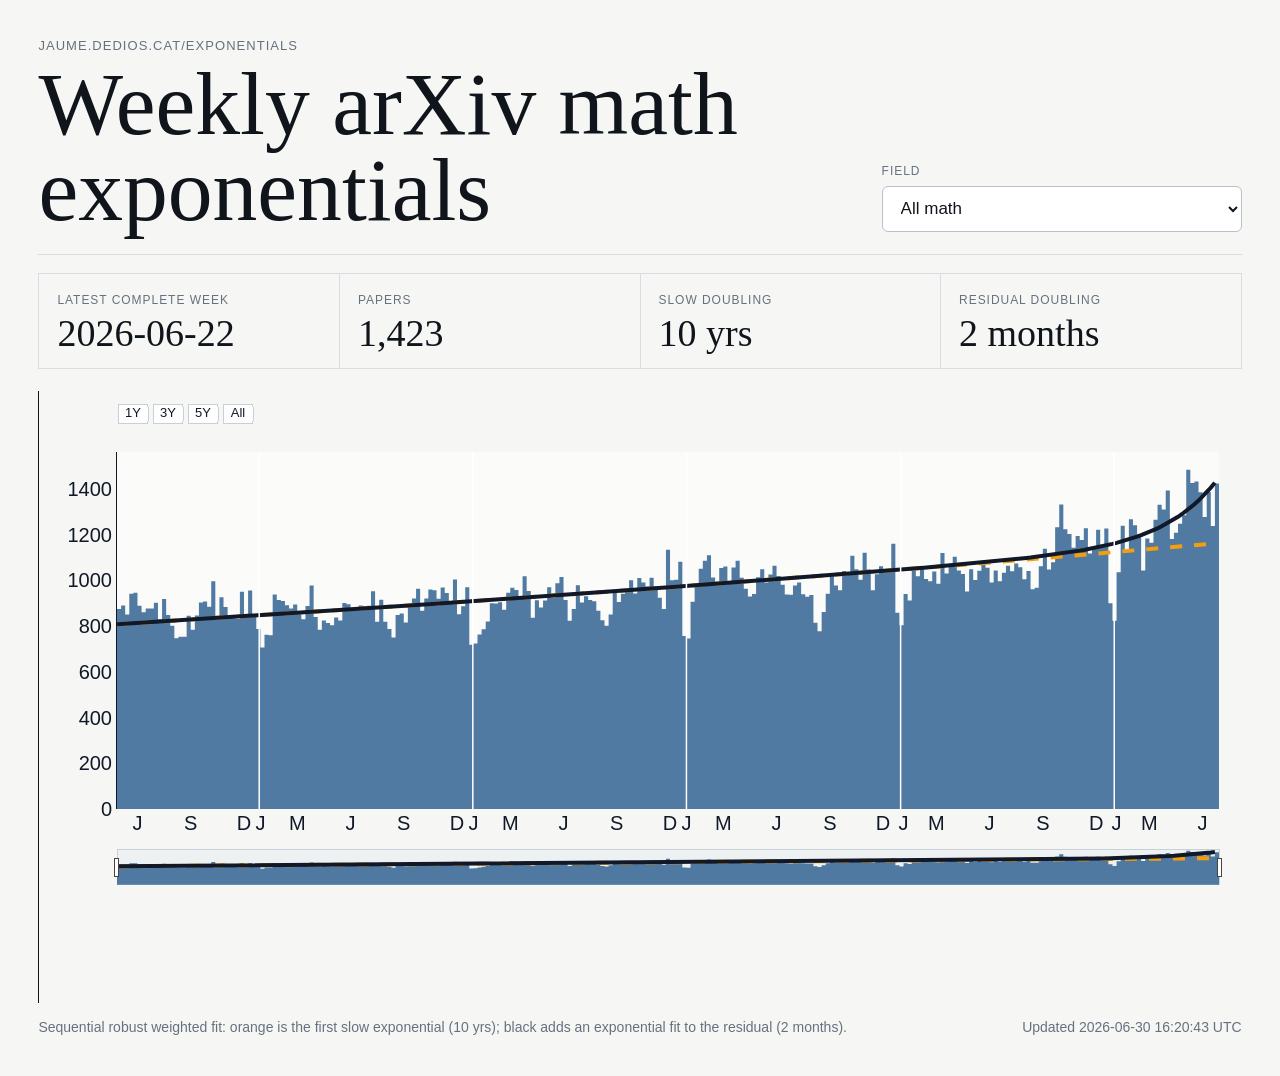
<file: site/exponentials/index.html>
<!doctype html>
<html lang="en">
  <head>
    <meta charset="utf-8">
    <meta name="viewport" content="width=device-width, initial-scale=1">
    <title>jaume.dedios.cat/exponentials</title>
    <link rel="stylesheet" href="./style.css">
  </head>
  <body>
    <main class="shell">
      <header class="masthead">
        <div>
          <p class="kicker">jaume.dedios.cat/exponentials</p>
          <h1>Weekly arXiv math exponentials</h1>
        </div>
        <div class="controls" aria-label="Chart controls">
          <label for="fieldSelect">Field</label>
          <select id="fieldSelect"></select>
        </div>
      </header>

      <section class="summary" aria-live="polite">
        <div>
          <span class="metric-label">latest complete week</span>
          <strong id="latestWeek">-</strong>
        </div>
        <div>
          <span class="metric-label">papers</span>
          <strong id="latestCount">-</strong>
        </div>
        <div>
          <span class="metric-label">slow doubling</span>
          <strong id="slowDouble">-</strong>
        </div>
        <div>
          <span class="metric-label">residual doubling</span>
          <strong id="fastDouble">-</strong>
        </div>
      </section>

      <section class="chart-frame">
        <div id="chart" role="img" aria-label="Weekly arXiv papers with sequential exponential fit"></div>
      </section>

      <footer class="note">
        <span id="fitNote">Sequential robust weighted fit: orange is the first slow exponential; black adds an exponential fit to the residual.</span>
        <span id="updatedAt"></span>
      </footer>
    </main>

    <script src="https://cdn.plot.ly/plotly-2.35.2.min.js"></script>
    <script src="./app.js"></script>
  </body>
</html>
</file>
<file: site/exponentials/style.css>
:root {
  color-scheme: light;
  --paper: #f6f7f4;
  --ink: #10151c;
  --muted: #66717f;
  --hairline: #d7dde2;
  --blue: #436f9c;
  --blue-dark: #2f587f;
  --orange: #f59e0b;
  --black: #111827;
  --white: #ffffff;
}

* {
  box-sizing: border-box;
}

body {
  margin: 0;
  background: var(--paper);
  color: var(--ink);
  font-family: Avenir Next, Segoe UI, Helvetica Neue, sans-serif;
}

.shell {
  min-height: 100vh;
  padding: clamp(18px, 3vw, 44px);
}

.masthead {
  display: grid;
  grid-template-columns: minmax(0, 1fr) minmax(240px, 360px);
  gap: 28px;
  align-items: end;
  border-bottom: 1px solid var(--hairline);
  padding-bottom: 22px;
}

.kicker {
  margin: 0 0 8px;
  color: var(--muted);
  font-size: 13px;
  letter-spacing: 0.08em;
  text-transform: uppercase;
}

h1 {
  margin: 0;
  font-family: Georgia, Cambria, serif;
  font-weight: 500;
  font-size: clamp(38px, 7vw, 92px);
  line-height: 0.95;
  letter-spacing: 0;
}

.controls {
  display: grid;
  gap: 8px;
}

.controls label,
.metric-label {
  color: var(--muted);
  font-size: 12px;
  text-transform: uppercase;
  letter-spacing: 0.08em;
}

select {
  width: 100%;
  min-height: 46px;
  border: 1px solid #b8c1ca;
  border-radius: 6px;
  background: var(--white);
  color: var(--ink);
  font: inherit;
  font-size: 17px;
  padding: 0 42px 0 14px;
}

.summary {
  display: grid;
  grid-template-columns: repeat(4, minmax(0, 1fr));
  gap: 1px;
  margin: 18px 0 22px;
  background: var(--hairline);
  border: 1px solid var(--hairline);
}

.summary div {
  min-width: 0;
  background: var(--paper);
  padding: 16px 18px;
}

.summary strong {
  display: block;
  margin-top: 6px;
  font-family: Georgia, Cambria, serif;
  font-size: clamp(22px, 3vw, 38px);
  font-weight: 500;
  line-height: 1;
}

.chart-frame {
  position: relative;
  height: min(68vh, 720px);
  min-height: 420px;
  border-left: 1px solid var(--ink);
  background: linear-gradient(180deg, #fbfcfa 0%, #f2f4f1 100%);
  overflow: hidden;
}

#chart {
  width: 100%;
  height: 100%;
  display: block;
}

.modebar {
  right: 8px !important;
  top: 8px !important;
}

.note {
  display: flex;
  justify-content: space-between;
  gap: 20px;
  color: var(--muted);
  font-size: 14px;
  line-height: 1.5;
  padding-top: 14px;
}

@media (max-width: 800px) {
  .shell {
    padding: 16px;
  }

  .masthead,
  .summary {
    grid-template-columns: 1fr;
  }

  h1 {
    font-size: clamp(36px, 13vw, 68px);
  }

  .chart-frame {
    height: 58vh;
    min-height: 380px;
  }

  .note {
    display: block;
  }

  #updatedAt {
    display: block;
    margin-top: 6px;
  }
}
</file>
